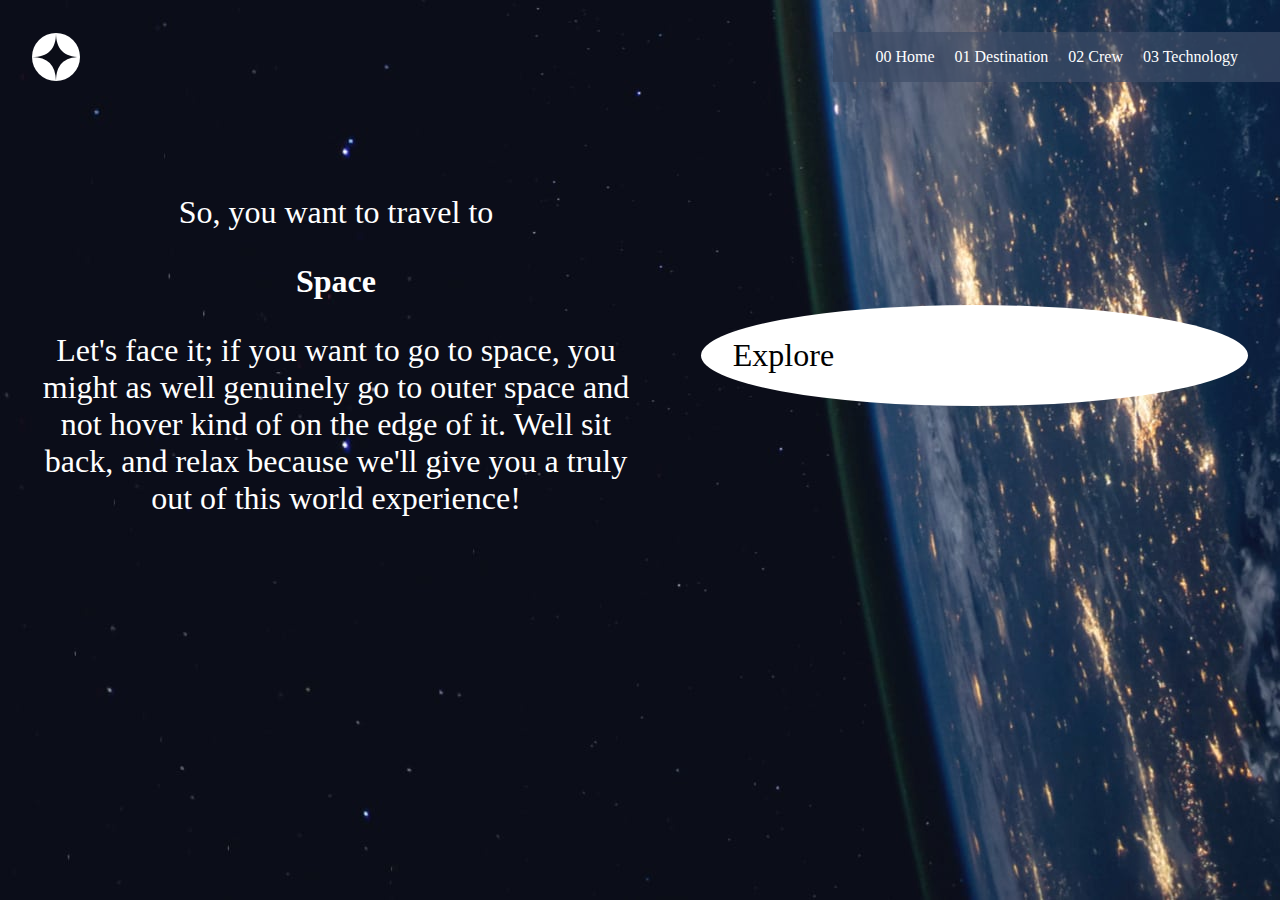
<file: starter-code/index.html>
<!DOCTYPE html>
<html lang="en">
<head>
  <meta charset="UTF-8">
  <meta name="viewport" content="width=device-width, initial-scale=1.0">

  <link rel="icon" type="image/png" sizes="32x32" href="./assets/favicon-32x32.png">
  <link rel="stylesheet" href="style.css">
  
  <title>Frontend Mentor | Space tourism website</title>
</head>
<body>
  <nav>
    <img src="./assets/shared/logo.svg" alt="logo">
    <div class="menu-icon">
      <img class="icon-hamburger show" src="./assets/shared/icon-hamburger.svg" alt="">
      <img class="icon-close hide" src="./assets/shared/icon-close.svg" alt="">
    </div>
    <ul class="nav-links">
      <li><a href="">00 Home</a></li>
      <li><a href="destination-mars.html">01 Destination</a></li>
      <li><a href="">02 Crew</a></li>
      <li><a href="">03 Technology</a></li>
    </ul>
  </nav>
  <main>
    <section>
      <p>So, you want to travel to</p>
      <h1>Space</h1>
      <p>Let's face it; if you want to go to space, you might as well genuinely go to 
        outer space and not hover kind of on the edge of it. Well sit back, and relax 
        because we'll give you a truly out of this world experience!</p>
    </section>
    <section>
      <div>
        <a href="">Explore</a>
      </div>
    </section>
  </main>
  
  <script src="script.js"></script>

  

</body>
</html>
</file>
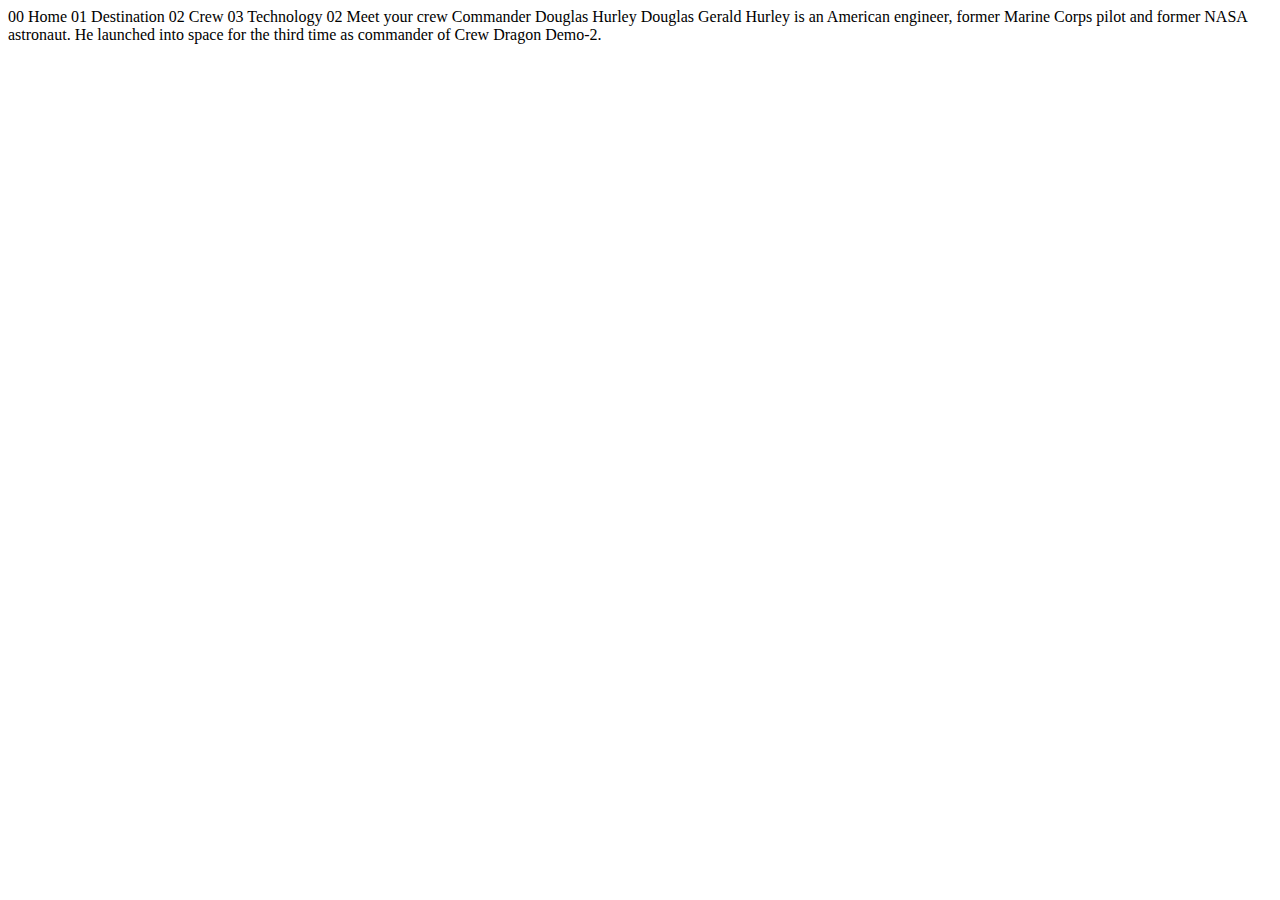
<file: starter-code/crew-commander.html>
<!DOCTYPE html>
<html lang="en">
<head>
  <meta charset="UTF-8">
  <meta name="viewport" content="width=device-width, initial-scale=1.0">

  <link rel="icon" type="image/png" sizes="32x32" href="./assets/favicon-32x32.png">
  
  <title>Frontend Mentor | Space tourism website</title>
</head>
<body>

  00 Home
  01 Destination
  02 Crew
  03 Technology

  02 Meet your crew

  Commander
  Douglas Hurley

  Douglas Gerald Hurley is an American engineer, former Marine Corps pilot 
  and former NASA astronaut. He launched into space for the third time as 
  commander of Crew Dragon Demo-2.
</body>
</html>
</file>
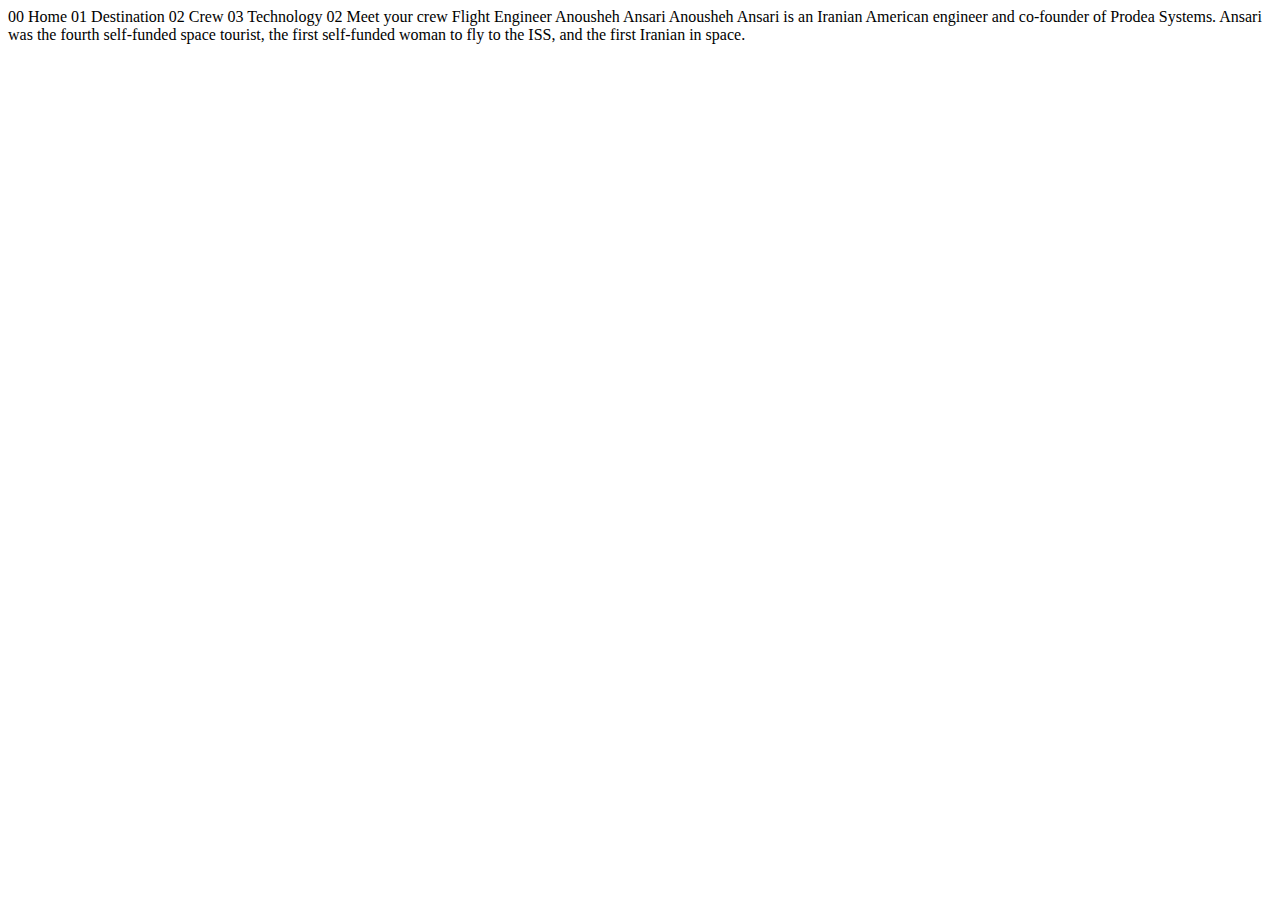
<file: starter-code/crew-engineer.html>
<!DOCTYPE html>
<html lang="en">
<head>
  <meta charset="UTF-8">
  <meta name="viewport" content="width=device-width, initial-scale=1.0">

  <link rel="icon" type="image/png" sizes="32x32" href="./assets/favicon-32x32.png">
  
  <title>Frontend Mentor | Space tourism website</title>
</head>
<body>

  00 Home
  01 Destination
  02 Crew
  03 Technology

  02 Meet your crew

  Flight Engineer
  Anousheh Ansari

  Anousheh Ansari is an Iranian American engineer and co-founder of Prodea Systems. 
  Ansari was the fourth self-funded space tourist, the first self-funded woman to 
  fly to the ISS, and the first Iranian in space. 
</body>
</html>
</file>
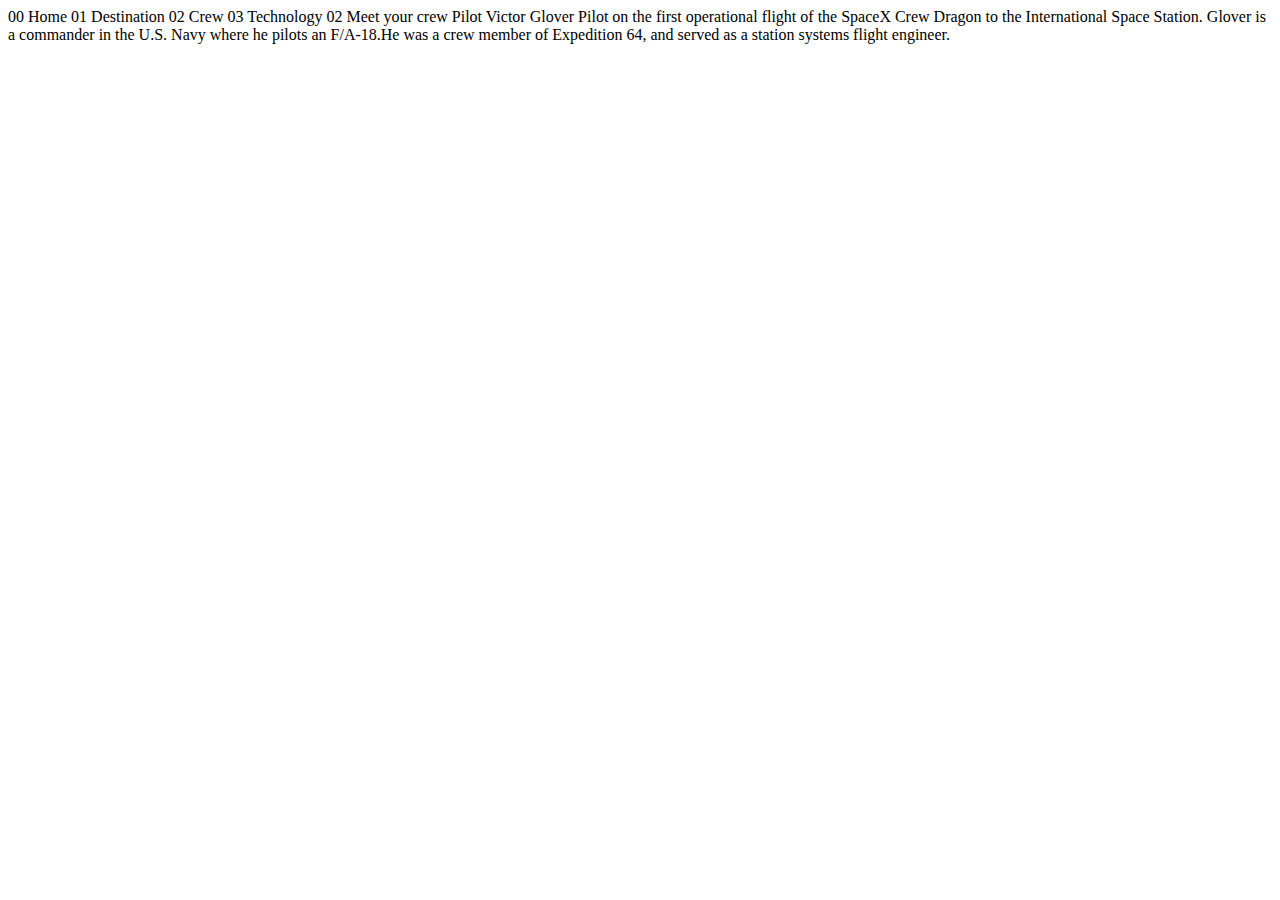
<file: starter-code/crew-pilot.html>
<!DOCTYPE html>
<html lang="en">
<head>
  <meta charset="UTF-8">
  <meta name="viewport" content="width=device-width, initial-scale=1.0">

  <link rel="icon" type="image/png" sizes="32x32" href="./assets/favicon-32x32.png">
  
  <title>Frontend Mentor | Space tourism website</title>
</head>
<body>

  00 Home
  01 Destination
  02 Crew
  03 Technology

  02 Meet your crew

  Pilot
  Victor Glover

  Pilot on the first operational flight of the SpaceX Crew Dragon to the 
  International Space Station. Glover is a commander in the U.S. Navy where 
  he pilots an F/A-18.He was a crew member of Expedition 64, and served as a 
  station systems flight engineer. 
</body>
</html>
</file>
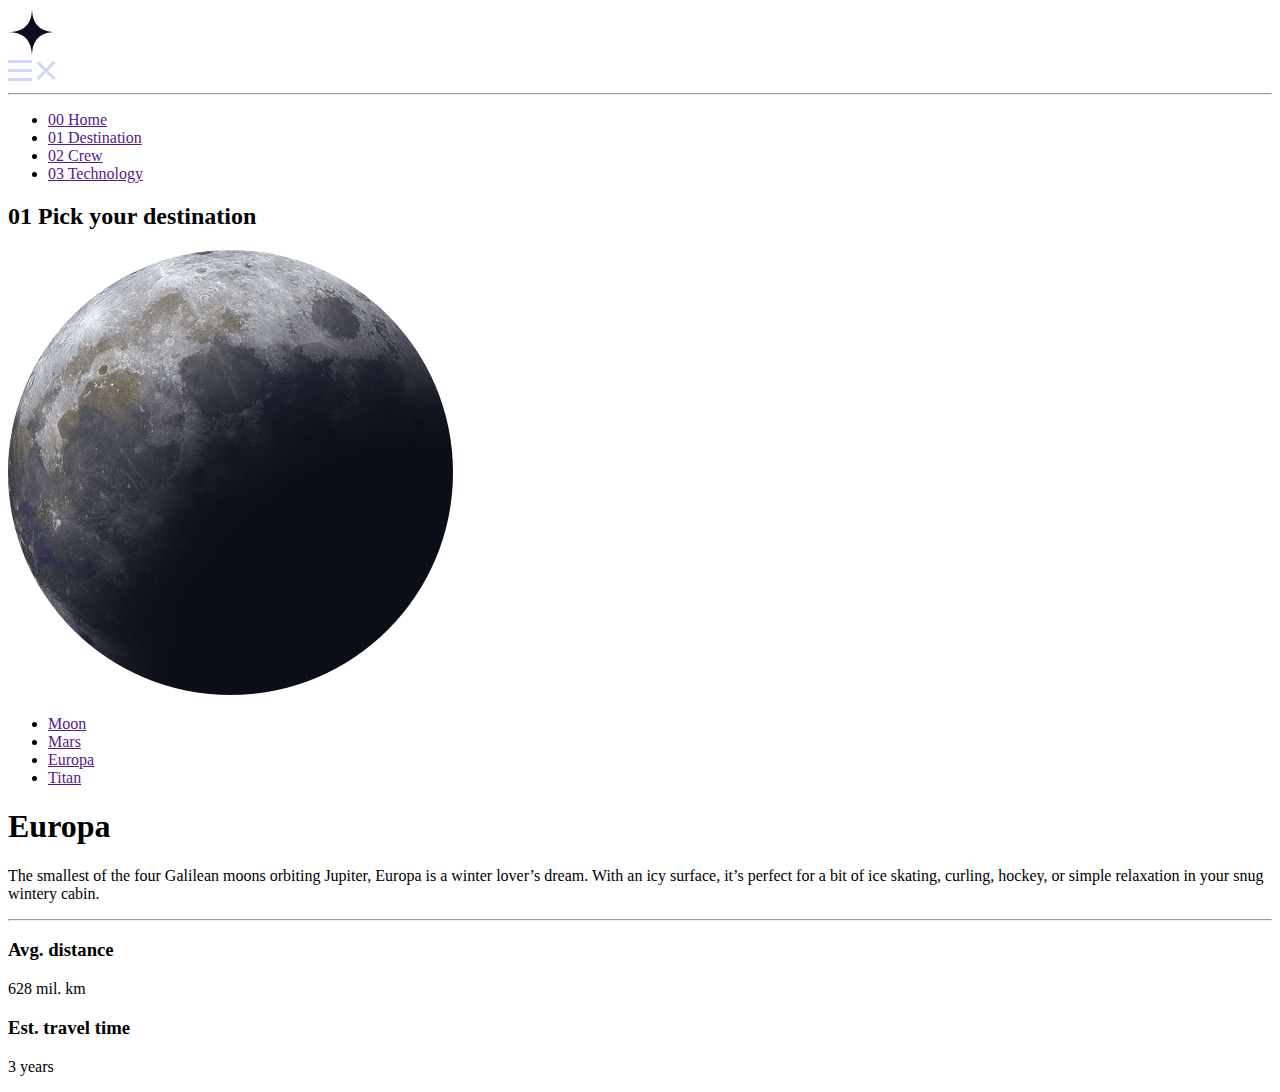
<file: starter-code/destination-europa.html>
<!DOCTYPE html>
<html lang="en">
<head>
  <meta charset="UTF-8">
  <meta name="viewport" content="width=device-width, initial-scale=1.0">

  <link rel="icon" type="image/png" sizes="32x32" href="./assets/favicon-32x32.png">
  
  <title>Frontend Mentor | Space tourism website</title>
</head>
<body>

  <nav>
    <img src="./assets/shared/logo.svg" alt="logo">
    <div class="menu-icon">
      <img class="icon-hamburger show" src="./assets/shared/icon-hamburger.svg" alt="">
      <img class="icon-close hide" src="./assets/shared/icon-close.svg" alt="">
    </div>
    <hr>
    <ul class="nav-links">
      <li><a href="">00 Home</a></li>
      <li><a href="">01 Destination</a></li>
      <li><a href="">02 Crew</a></li>
      <li><a href="">03 Technology</a></li>
    </ul>
  </nav>
  <main>
    <section>
      <h2><span>01</span> Pick your destination</h2>
      <img src="./assets/destination/image-moon.png" alt="">
    </section>
    <section>
      <ul>
        <li><a href="">Moon</a></li>
        <li><a href="">Mars</a></li>
        <li class="active"><a href="">Europa</a></li>
        <li><a href="">Titan</a></li>
      </ul>
      <h1>Europa</h1>
      <p>The smallest of the four Galilean moons orbiting Jupiter, Europa is a 
        winter lover’s dream. With an icy surface, it’s perfect for a bit of 
        ice skating, curling, hockey, or simple relaxation in your snug 
        wintery cabin.</p>
        <hr>
        <div>
          <div>
            <h3>Avg. distance</h3>
            <p>628 mil. km</p>
          </div>
          <div>
            <h3>Est. travel time</h3>
            <p>3 years</p>
          </div>
        </div>
    </section>
  </main>
 <script src="script.js"></script>
</body>
</html>
</file>
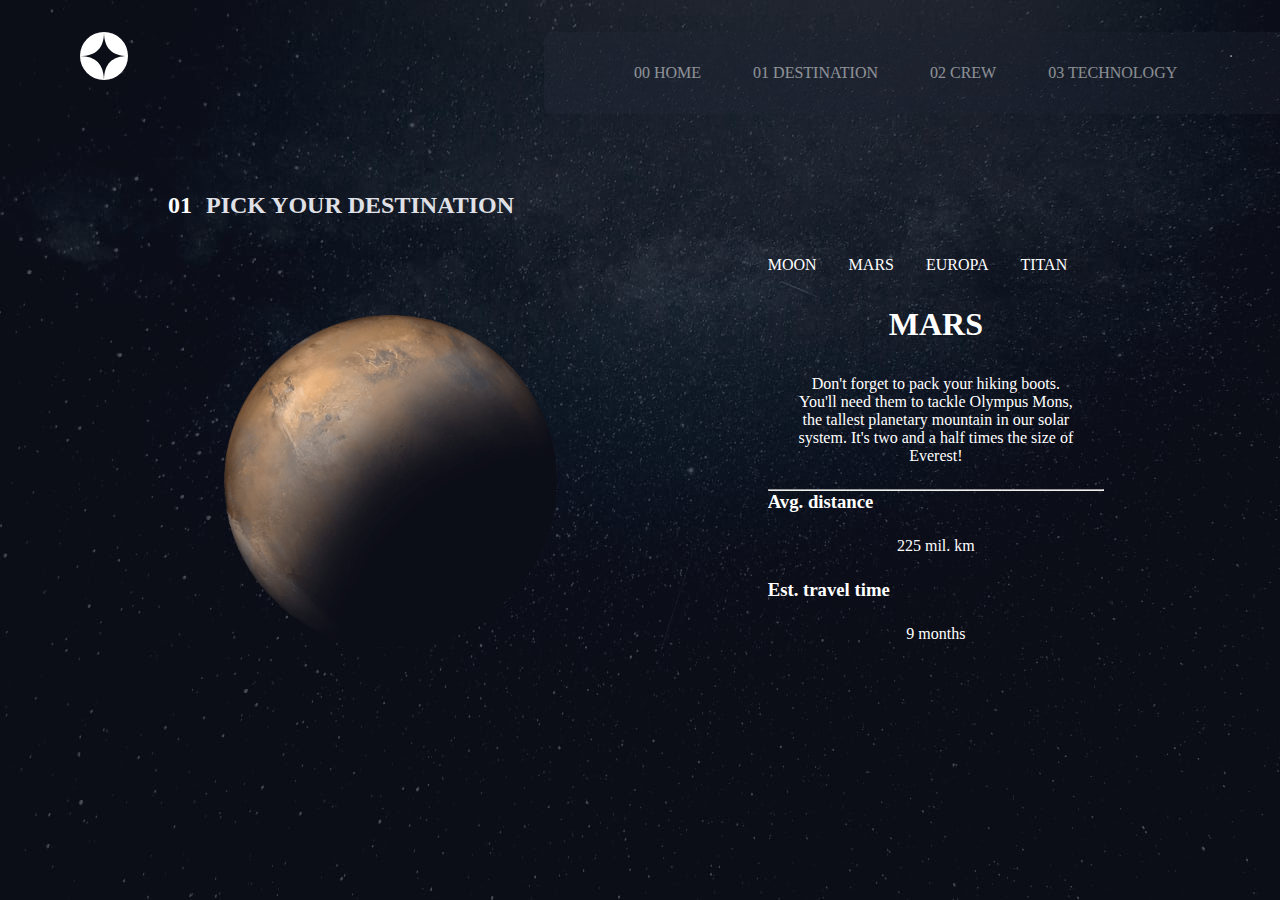
<file: starter-code/destination-mars.html>
<!DOCTYPE html>
<html lang="en">
<head>
  <meta charset="UTF-8">
  <meta name="viewport" content="width=device-width, initial-scale=1.0">

  <link rel="icon" type="image/png" sizes="32x32" href="./assets/favicon-32x32.png">
  <link rel="stylesheet" href="destination-mars.css">
  
  <title>Frontend Mentor | Space tourism website</title>
</head>
<body>

  <nav>
    <img src="./assets/shared/logo.svg" alt="logo">
    <div class="menu-icon">
      <img class="icon-hamburger show" src="./assets/shared/icon-hamburger.svg" alt="">
      <img class="icon-close hide" src="./assets/shared/icon-close.svg" alt="">
    </div>
    <hr>
    <ul class="nav-links">
      <li><a href="">00 Home</a></li>
      <li><a href="">01 Destination</a></li>
      <li><a href="">02 Crew</a></li>
      <li><a href="">03 Technology</a></li>
    </ul>
  </nav>
  <main>
    <section class="image-content">
      <h2><span>01</span> Pick your destination</h2>
      <img src="./assets/destination/image-mars.png" alt="">
    </section>
    <section class="content">
      <ul>
        <li><a href="">Moon</a></li>
        <li><a href="">Mars</a></li>
        <li><a href="">Europa</a></li>
        <li><a href="">Titan</a></li>
      </ul>
      <h1>Mars</h1>
      <p>Don't forget to pack your hiking boots. You'll need them to tackle Olympus Mons, 
        the tallest planetary mountain in our solar system. It's two and a half times 
        the size of Everest!</p>
        <hr>
        <div>
          <div>
            <h3>Avg. distance</h3>
            <p>225 mil. km</p>
          </div>
          <div>
            <h3>Est. travel time</h3>
            <p>9 months</p>
          </div>
        </div>
    </section>
  </main>
  


  

  <script src="script.js"></script>
</body>
</html>
</file>
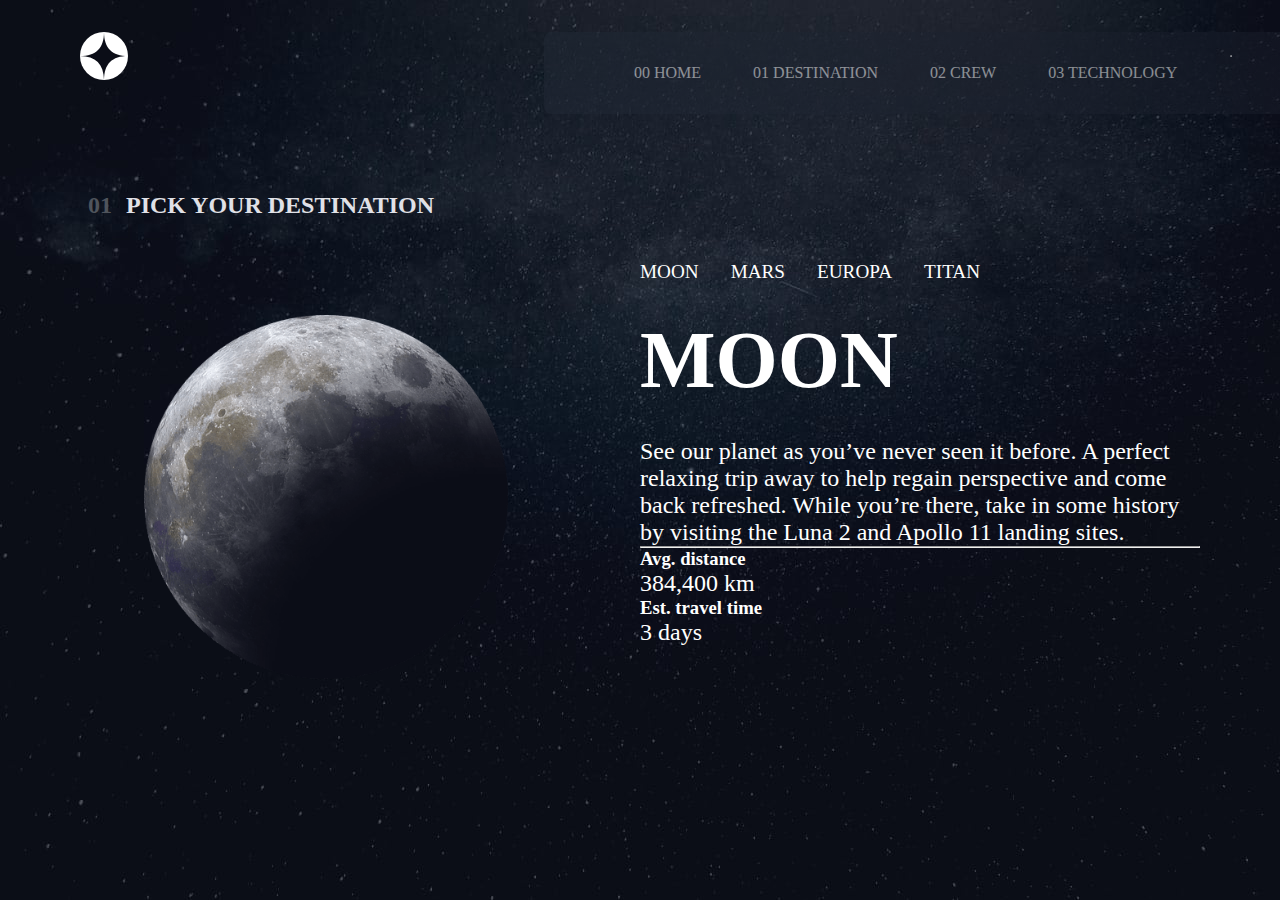
<file: starter-code/destination-moon.html>
<!DOCTYPE html>
<html lang="en">
<head>
  <meta charset="UTF-8">
  <meta name="viewport" content="width=device-width, initial-scale=1.0">

  <link rel="icon" type="image/png" sizes="32x32" href="./assets/favicon-32x32.png">
  <link rel="stylesheet" href="destination-moon.css">
  
  <title>Frontend Mentor | Space tourism website</title>
</head>
<body>
  <nav>
    <img src="./assets/shared/logo.svg" alt="logo">
    <div class="menu-icon">
      <img class="icon-hamburger show" src="./assets/shared/icon-hamburger.svg" alt="">
      <img class="icon-close hide" src="./assets/shared/icon-close.svg" alt="">
    </div>
    <hr>
    <ul class="nav-links">
      <li><a href="">00 Home</a></li>
      <li><a href="">01 Destination</a></li>
      <li><a href="">02 Crew</a></li>
      <li><a href="">03 Technology</a></li>
    </ul>
  </nav>
  <main>
    <section>
      <h2><span>01</span> Pick your destination</h2>
      <img src="./assets/destination/image-moon.png" alt="">
    </section>
    <section>
      <ul>
        <li><a href="">Moon</a></li>
        <li><a href="">Mars</a></li>
        <li><a href="">Europa</a></li>
        <li><a href="">Titan</a></li>
      </ul>
      <h1>Moon</h1>
      <p>See our planet as you’ve never seen it before. A perfect relaxing trip away to help 
        regain perspective and come back refreshed. While you’re there, take in some history 
        by visiting the Luna 2 and Apollo 11 landing sites.</p>
        <hr>
        <div>
          <div>
            <h3>Avg. distance</h3>
            <p>384,400 km</p>
          </div>
          <div>
            <h3>Est. travel time</h3>
            <p>3 days</p>
          </div>
        </div>
    </section>
  </main>
  <script src="script.js"></script>
  
</body>
</html>
</file>
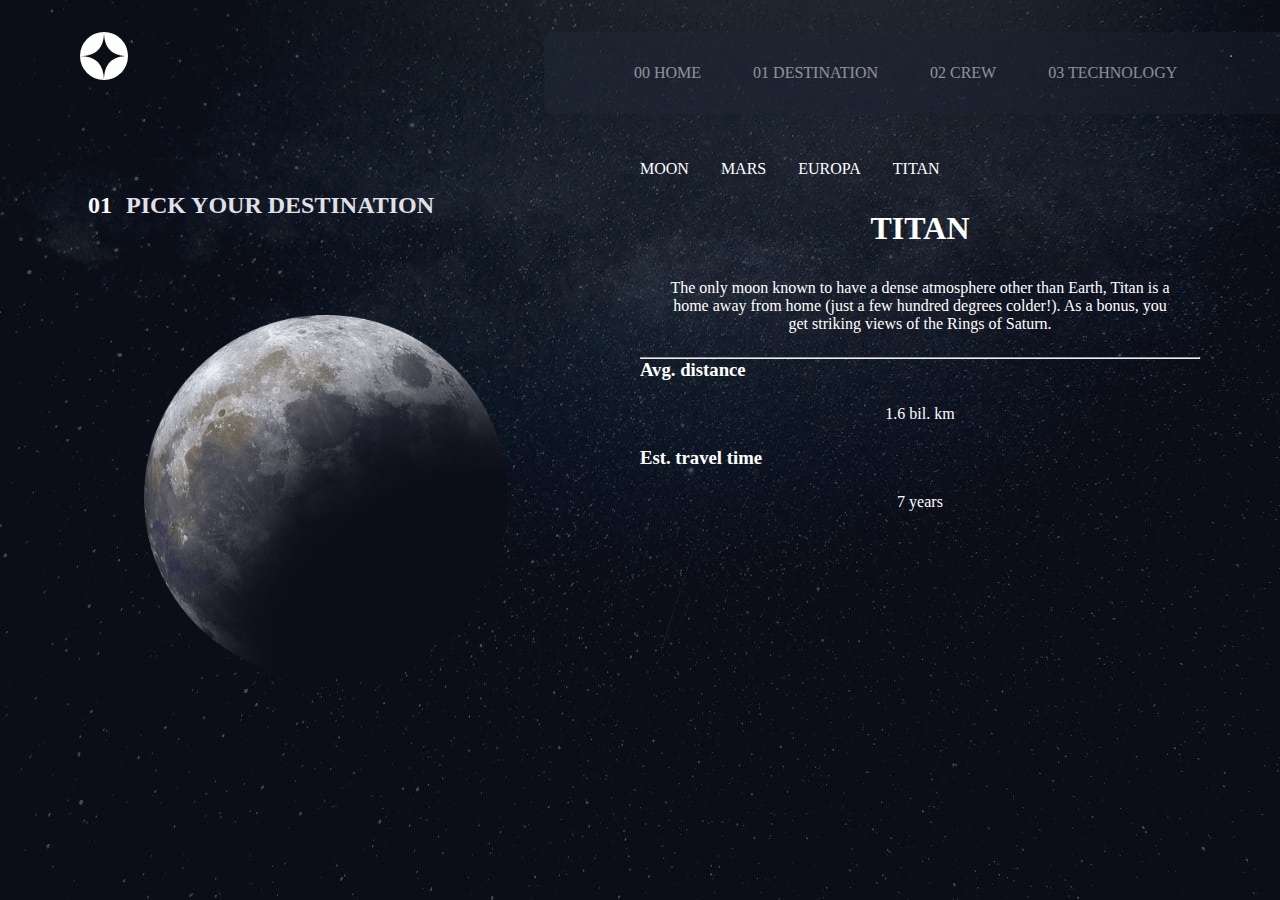
<file: starter-code/destination-titan.html>
<!DOCTYPE html>
<html lang="en">
<head>
  <meta charset="UTF-8">
  <meta name="viewport" content="width=device-width, initial-scale=1.0">

  <link rel="icon" type="image/png" sizes="32x32" href="./assets/favicon-32x32.png">
  <link rel="stylesheet" href="destination-mars.css">
  
  <title>Frontend Mentor | Space tourism website</title>
</head>
<body>
  <nav>
    <img src="./assets/shared/logo.svg" alt="logo">
    <div class="menu-icon">
      <img class="icon-hamburger show" src="./assets/shared/icon-hamburger.svg" alt="">
      <img class="icon-close hide" src="./assets/shared/icon-close.svg" alt="">

    </div>
    <hr>
    <ul class="nav-links">
      <li><a href="">00 Home</a></li>
      <li><a href="">01 Destination</a></li>
      <li><a href="">02 Crew</a></li>
      <li><a href="">03 Technology</a></li>
    </ul>
  </nav>
  <main>
    <section>
      <h2><span>01</span> Pick your destination</h2>
      <img src="./assets/destination/image-moon.png" alt="">
    </section>
    <section>
      <ul>
        <li><a href="">Moon</a></li>
        <li><a href="">Mars</a></li>
        <li><a href="">Europa</a></li>
        <li><a href="">Titan</a></li>
      </ul>
      <h1>Titan</h1>
      <p>The only moon known to have a dense atmosphere other than Earth, Titan 
        is a home away from home (just a few hundred degrees colder!). As a 
        bonus, you get striking views of the Rings of Saturn.</p>
        <hr>
        <div>
          <div>
            <h3>Avg. distance</h3>
            <p>1.6 bil. km</p>
          </div>
          <div>
            <h3>Est. travel time</h3>
            <p>7 years</p>
          </div>
        </div>
    </section>
  </main>
  <script src="script.js"></script>
  
</body>
</html>
</file>
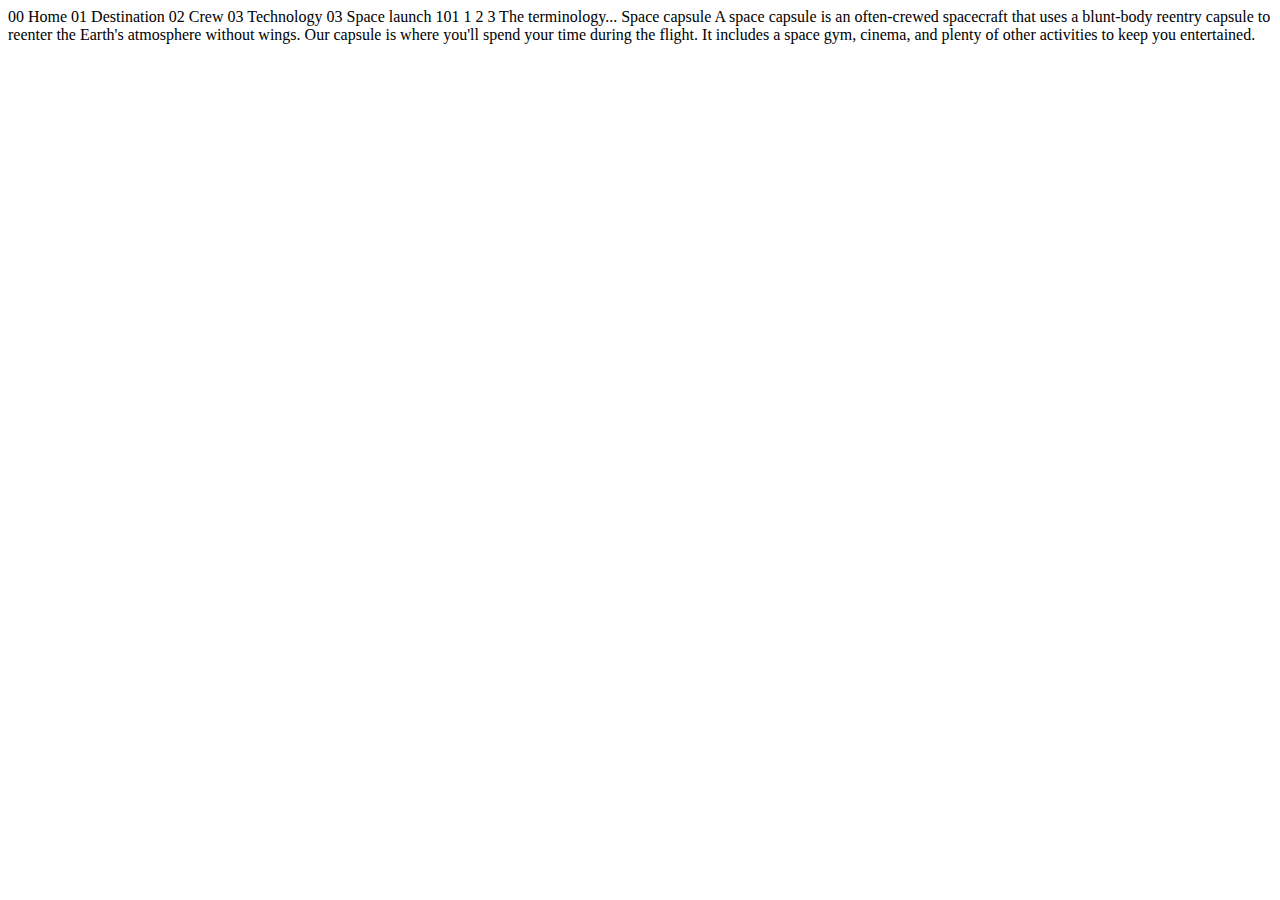
<file: starter-code/technology-capsule.html>
<!DOCTYPE html>
<html lang="en">
<head>
  <meta charset="UTF-8">
  <meta name="viewport" content="width=device-width, initial-scale=1.0">

  <link rel="icon" type="image/png" sizes="32x32" href="./assets/favicon-32x32.png">
  
  <title>Frontend Mentor | Space tourism website</title>
</head>
<body>

  00 Home
  01 Destination
  02 Crew
  03 Technology

  03 Space launch 101

  1
  2
  3

  The terminology...
  Space capsule

  A space capsule is an often-crewed spacecraft that uses a blunt-body reentry 
  capsule to reenter the Earth's atmosphere without wings. Our capsule is where 
  you'll spend your time during the flight. It includes a space gym, cinema, 
  and plenty of other activities to keep you entertained.
</body>
</html>
</file>
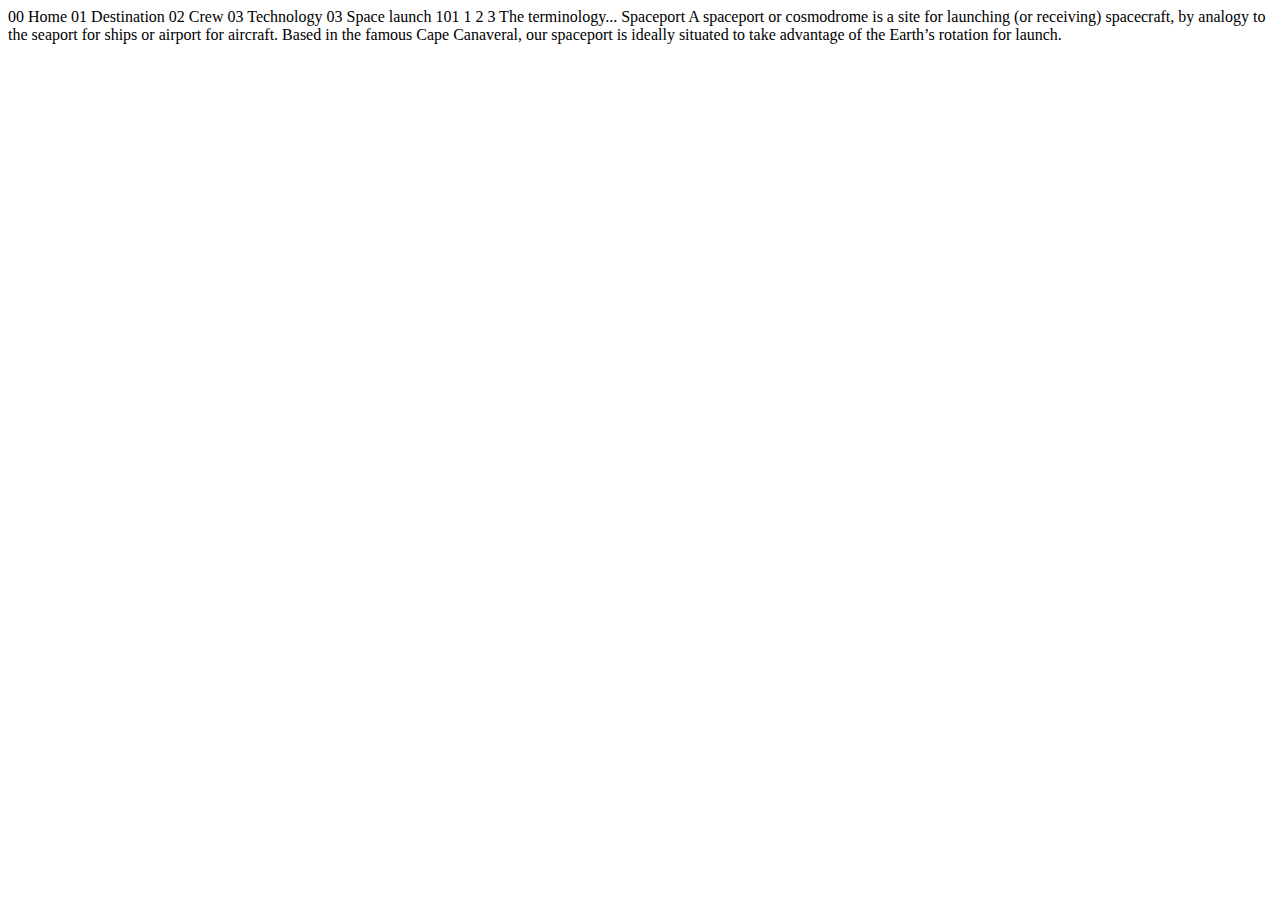
<file: starter-code/technology-spaceport.html>
<!DOCTYPE html>
<html lang="en">
<head>
  <meta charset="UTF-8">
  <meta name="viewport" content="width=device-width, initial-scale=1.0">

  <link rel="icon" type="image/png" sizes="32x32" href="./assets/favicon-32x32.png">
  
  <title>Frontend Mentor | Space tourism website</title>
</head>
<body>

  00 Home
  01 Destination
  02 Crew
  03 Technology

  03 Space launch 101

  1
  2
  3

  The terminology...
  Spaceport

  A spaceport or cosmodrome is a site for launching (or receiving) spacecraft, 
  by analogy to the seaport for ships or airport for aircraft. Based in the 
  famous Cape Canaveral, our spaceport is ideally situated to take advantage 
  of the Earth’s rotation for launch.
</body>
</html>
</file>
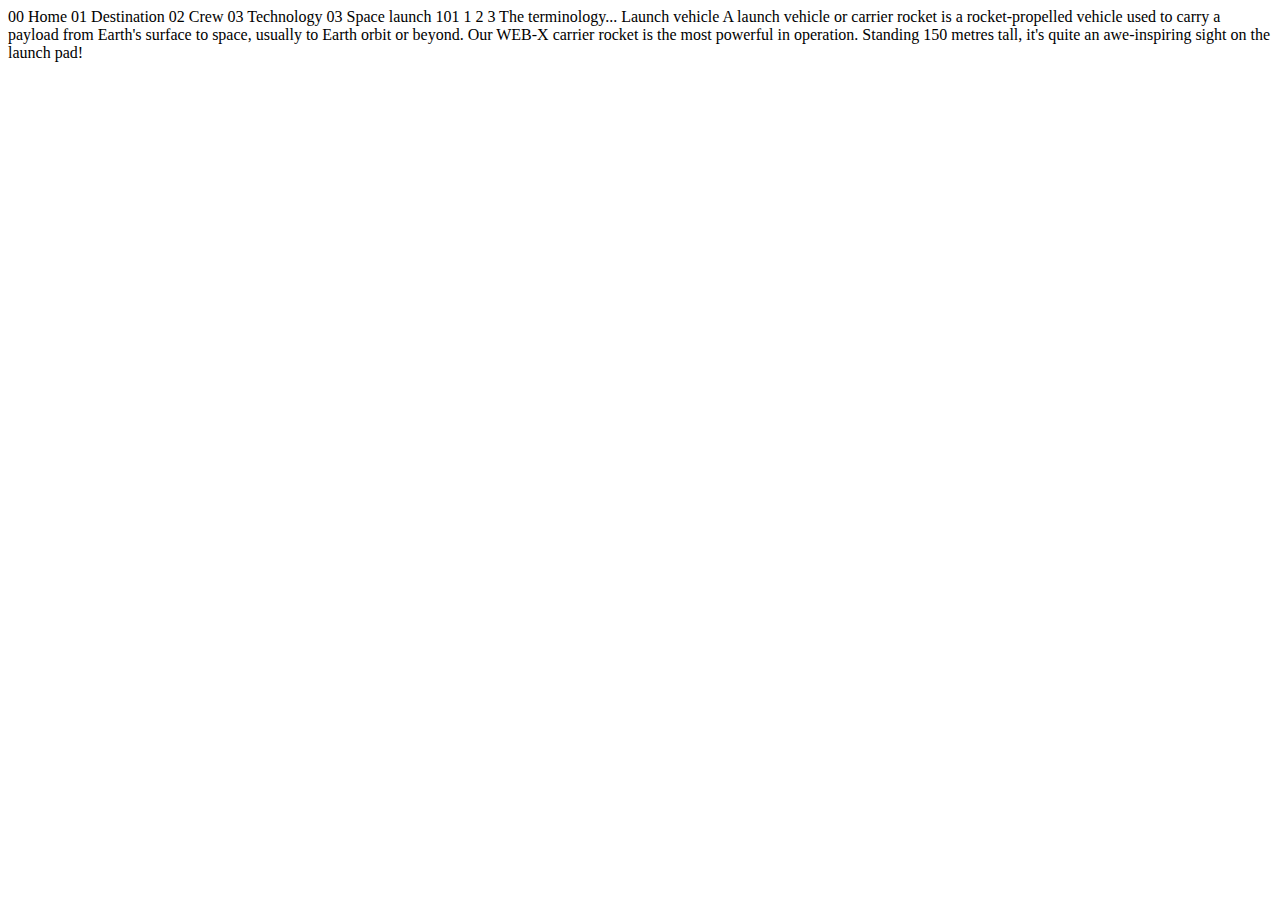
<file: starter-code/technology-vehicle.html>
<!DOCTYPE html>
<html lang="en">
<head>
  <meta charset="UTF-8">
  <meta name="viewport" content="width=device-width, initial-scale=1.0">

  <link rel="icon" type="image/png" sizes="32x32" href="./assets/favicon-32x32.png">
  
  <title>Frontend Mentor | Space tourism website</title>
</head>
<body>

  00 Home
  01 Destination
  02 Crew
  03 Technology

  03 Space launch 101

  1
  2
  3

  The terminology...
  Launch vehicle

  A launch vehicle or carrier rocket is a rocket-propelled vehicle used to carry a 
  payload from Earth's surface to space, usually to Earth orbit or beyond. Our 
  WEB-X carrier rocket is the most powerful in operation. Standing 150 metres tall, 
  it's quite an awe-inspiring sight on the launch pad!
</body>
</html>
</file>
<file: starter-code/style.css>
*{
    margin: 0;
    padding: 0;
    box-sizing: border-box;
}
body{
    background: url("./assets/home/background-home-mobile.jpg");
    background-position: center;
    background-size: cover;
    background-repeat: no-repeat;
    margin:0 auto;
}
.menu-icon .icon-close.hide{
    display: none;
}
.menu-icon .icon-hamburger.show{
    display: block;
}
.menu-icon .icon-hamburger.hide{
    display: none;
}
.menu-icon .icon-close.show{
    display: block;
}
nav{
    display: flex;
    align-items: center;
    justify-content: space-between;
    margin: 2rem 0 2rem 2rem;
}
.menu-icon img{
    margin-top: -1rem;
    margin-left: -5rem;
}
nav ul{
    display: none;
    position: absolute;
    top: 10%;
    left: 0;
    width: 100%;
    flex-direction: column;
    align-items: center;
    list-style: none;
    padding: 1rem 2rem;
    background: white;
    opacity: 0.8;
}
nav ul.active{
    display: flex;
}
nav ul a{
    text-decoration: none;
    color: black;
    margin: 0 10px;
}
main{
    display: flex;
    flex-direction: column;
    align-items: center;
    justify-content: center;
    margin: 0 2rem;
}
main section p,
main section h1{
    text-align: center;
    color: white;
    margin: 2rem 0;
    font-size: 1.5rem;
}
main section{
    margin: 3rem 0;
}
main section div{
    background-color: #fff;
    border-radius: 50%;
    padding: 10rem 5rem ;
}
main section div a{
    text-decoration: none;
    color: black;
    font-size: 5rem;
}
@media (min-width: 768px){
    body{
        background: url("./assets/home/background-home-desktop.jpg");
    }
    .menu-icon {
        display: none;
    }
    nav ul{
        display: flex;
        position: static;
        flex-direction: row;
        background: none;
        opacity: 1;
        width: auto;
        background-color: #3e4c66ae;
    }
    nav ul a{
        color: white;
    }
    /* main{
        margin: 0 10rem;
    } */
    main{
        display: flex;
        flex-direction: row;
    }
    main section{
        width: 50%;
    }
    main section p,
    main section h1{
        font-size: 2rem;
    }
    main section div{
        margin-left: 10%;
        padding: 2rem 2rem ;
    }
    main section div a{
        font-size: 2rem;
    }
}
</file>
<file: starter-code/destination-mars.css>
*{
    margin: 0;
    padding: 0;
    box-sizing: border-box;
}
body{
    background: url("./assets/destination/background-destination-mobile.jpg");
    background-position: center;
    background-size: cover;
    background-repeat: no-repeat;
    color: #fff;
    overflow: hidden;
}
.menu-icon .icon-close.hide{
    display: none;
}
.menu-icon .icon-hamburger.show{
    display: block;
}
.menu-icon .icon-hamburger.hide{
    display: none;
}
.menu-icon .icon-close.show{
    display: block;
}
nav{
    display: flex;
    align-items: center;
    justify-content: space-between;
    margin: 2rem 0 2rem 2rem;
}
.menu-icon img{
    margin-top: -1rem;
    margin-left: -5rem;
}
nav ul{
    display: none;
    position: absolute;
    top: 10%;
    left: 0;
    width: 100%;
    flex-direction: column;
    align-items: center;
    list-style: none;
    padding: 1rem 2rem;
    background: white;
    color: white;
    /* opacity: 0.8; */
}
nav ul.active{
    display: flex;
}
nav ul a{
    text-decoration: none;
    color: white;
    text-transform: uppercase;
    margin: 0 10px;
}
main{
    display: flex;
    flex-direction: column;
    /* align-items: center; */
    /* justify-content: center; */
    
}
main section img{
    width: 90%;
    margin: 2rem;
    border-radius: 0.5rem;
}
main section p,
main section h1{
    text-align: center;
    color: white;
    margin: 1.5rem;
    font-size: 1rem;
}
main section h1{
    text-transform: uppercase;
    font-size: 2rem;
    margin: 2rem 0;
}
main section{
    margin: 3rem auto;
    justify-content: start;
    width: 50%;
}
main section span{
    color: #ffffff;
    margin: 0 0.5rem;
}

main section h2{
    text-align: left;
    font-size: 1rem;
    margin: 1.5rem;
    text-transform: uppercase;
    color: #E0E1E7;
}
section ul{
    /* text-align: center; */
    display: flex;
    align-items: center;
    justify-content: start;
    list-style: none;
    gap: 2rem;
}
section ul a{
    text-decoration: none;
    color: white;
    font-size: 1rem;
    text-transform: uppercase;
}



@media (min-width: 768px){
    body{
        background: url("./assets/destination/background-destination-desktop.jpg");
        padding: 0 3rem;

    }
    main{
        flex-direction: row;
        margin: 0 2rem;
    }
    main .content{
        padding: 6rem;
    }
    main .image-content{
        margin-left: 5rem;
    }
    main section img{
        width: 65%;
        margin: 4rem;
        border-radius: 0.5rem;
    }
    main section h2{
        text-align: left;
        font-size: 1.5rem;
        margin: 2rem 0;
    }
    nav ul{
        display: flex;
        flex-direction: row;
        position: absolute;
        /* align-items: center; */
        /* justify-content: center; */
        top: 0%;
        left: 40%;
        padding: 2rem 1rem;
        background:linear-gradient(to right, #212936, #131522) ;
        opacity: 0.5;
        gap: 2rem;
        padding-left: 5rem;
        margin: 2rem;
        border-radius: 0.5rem;
    }
    .menu-icon{
        display: none;
    }
}
</file>
<file: starter-code/destination-moon.css>
*{
    margin: 0;
    padding: 0;
    box-sizing: border-box;
}
body{
    background: url("./assets/destination/background-destination-mobile.jpg");
    background-position: center;
    background-size: cover;
    background-repeat: no-repeat;
    color: #fff;
    
    overflow-x: hidden;
}
.menu-icon .icon-close.hide{
    display: none;
}
.menu-icon .icon-hamburger.show{
    display: block;
}
.menu-icon .icon-hamburger.hide{
    display: none;
}
.menu-icon .icon-close.show{
    display: block;
}
nav{
    display: flex;
    align-items: center;
    justify-content: space-between;
    margin: 2rem 0 2rem 2rem;
}
.menu-icon img{
    margin-top: -1rem;
    margin-left: -5rem;
}
nav ul{
    display: none;
    position: absolute;
    top: 10%;
    left: 0;
    width: 100%;
    flex-direction: column;
    align-items: center;
    list-style: none;
    padding: 1rem 2rem;
    background: white;
    opacity: 0.8;
}
nav ul.active{
    display: flex;
}
nav ul a{
    text-decoration: none;
    color: white;
    text-transform: uppercase;
    margin: 0 10px;
}
main{
    display: flex;
    flex-direction: column;
    align-items: center;
    justify-content: center;
    
}
main section p,
main section h1{
    text-align: start;
    color: white;
    /* margin: 2rem 0; */
    font-size: 1.5rem;
}
main section h1{
    text-transform: uppercase;
    font-size: 5rem;
    margin: 2rem 0;
}
main section{
    margin: 3rem auto;
    justify-content: start;
    width: 50%;
}
main section span{
    color: #4F545C;
    margin: 0 0.5rem;
}

main section h2{
    font-size: 0.8rem;
    /* margin: 2rem 0; */
    text-transform: uppercase;
    color: #E0E1E7;
}
section ul{
    /* text-align: center; */
    display: flex;
    align-items: center;
    justify-content: start;
    list-style: none;
    gap: 2rem;
}
section ul a{
    text-decoration: none;
    color: white;
    font-size: 1.2rem;
    text-transform: uppercase;
}


@media (min-width: 768px){
    body{
        background: url("./assets/destination/background-destination-desktop.jpg");
        padding: 0 3rem;

    }
    main{
        flex-direction: row;
        margin: 0 2rem;
    }
    main section img{
        width: 65%;
        margin: 4rem;
        border-radius: 0.5rem;
    }
    main section h2{
        font-size: 1.5rem;
        margin: 2rem 0;
    }
    nav ul{
        display: flex;
        flex-direction: row;
        position: absolute;
        /* align-items: center; */
        /* justify-content: center; */
        top: 0%;
        left: 40%;
        padding: 2rem 1rem;
        background:linear-gradient(to right, #212936, #131522) ;
        opacity: 0.5;
        gap: 2rem;
        padding-left: 5rem;
        margin: 2rem;
        border-radius: 0.5rem;
    }
    .menu-icon{
        display: none;
    }
}
</file>
